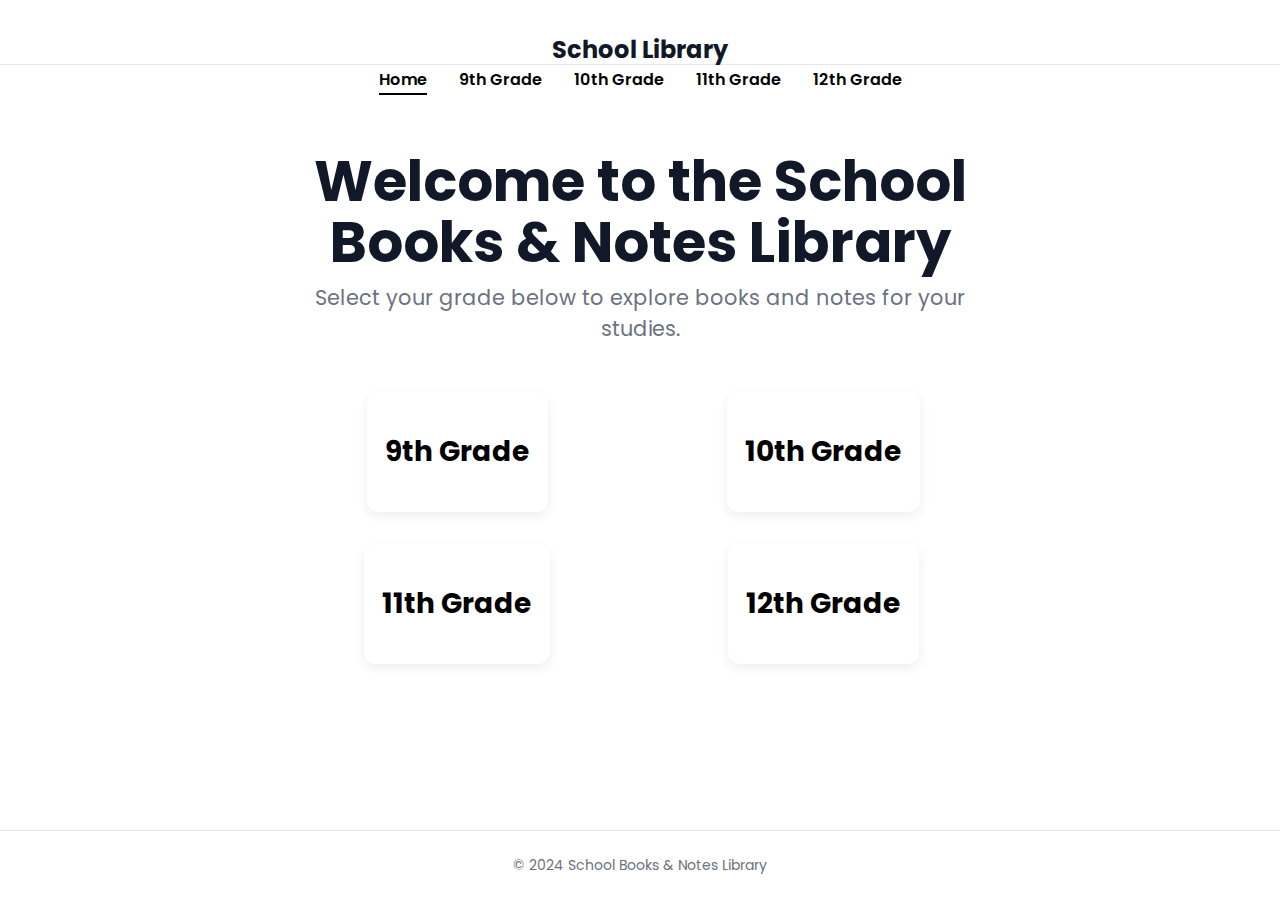
<file: index.html>
<!DOCTYPE html>
<html lang="en">
<head>
  <meta charset="UTF-8" />
  <meta name="viewport" content="width=device-width, initial-scale=1" />
  <title>School Books & Notes Library</title>
  <link rel="stylesheet" href="style.css" />
  
</head>
<body>
  <header>
    <nav class="container" role="navigation" aria-label="Primary">
      <div class="logo" tabindex="0">School Library</div>
      <ul class="nav-links">
        <li><a href="index.html" aria-current="page">Home</a></li>
        <li><a href="9th.html">9th Grade</a></li>
        <li><a href="10th.html">10th Grade</a></li>
        <li><a href="11th.html">11th Grade</a></li>
        <li><a href="12th.html">12th Grade</a></li>
      </ul>
    </nav>
  </header>

  <main class="container">
    <section class="hero" aria-label="Main Hero">
      <h1>Welcome to the School Books & Notes Library</h1>
      <p>Select your grade below to explore books and notes for your studies.</p>
    </section>

    <nav class="grades-grid" aria-label="Grade Navigation">
      <a href="9th.html" class="grade-card" role="link" tabindex="0" aria-label="9th Grade Books and Notes">9th Grade</a>
      <a href="10th.html" class="grade-card" role="link" tabindex="0" aria-label="10th Grade Books and Notes">10th Grade</a>
      <a href="11th.html" class="grade-card" role="link" tabindex="0" aria-label="11th Grade Books and Notes">11th Grade</a>
      <a href="12th.html" class="grade-card" role="link" tabindex="0" aria-label="12th Grade Books and Notes">12th Grade</a>
    </nav>
  </main>

  <footer>
    &copy; 2024 School Books & Notes Library
  </footer>

  <script src="script.js"></script>
</body>
</html>
</file>
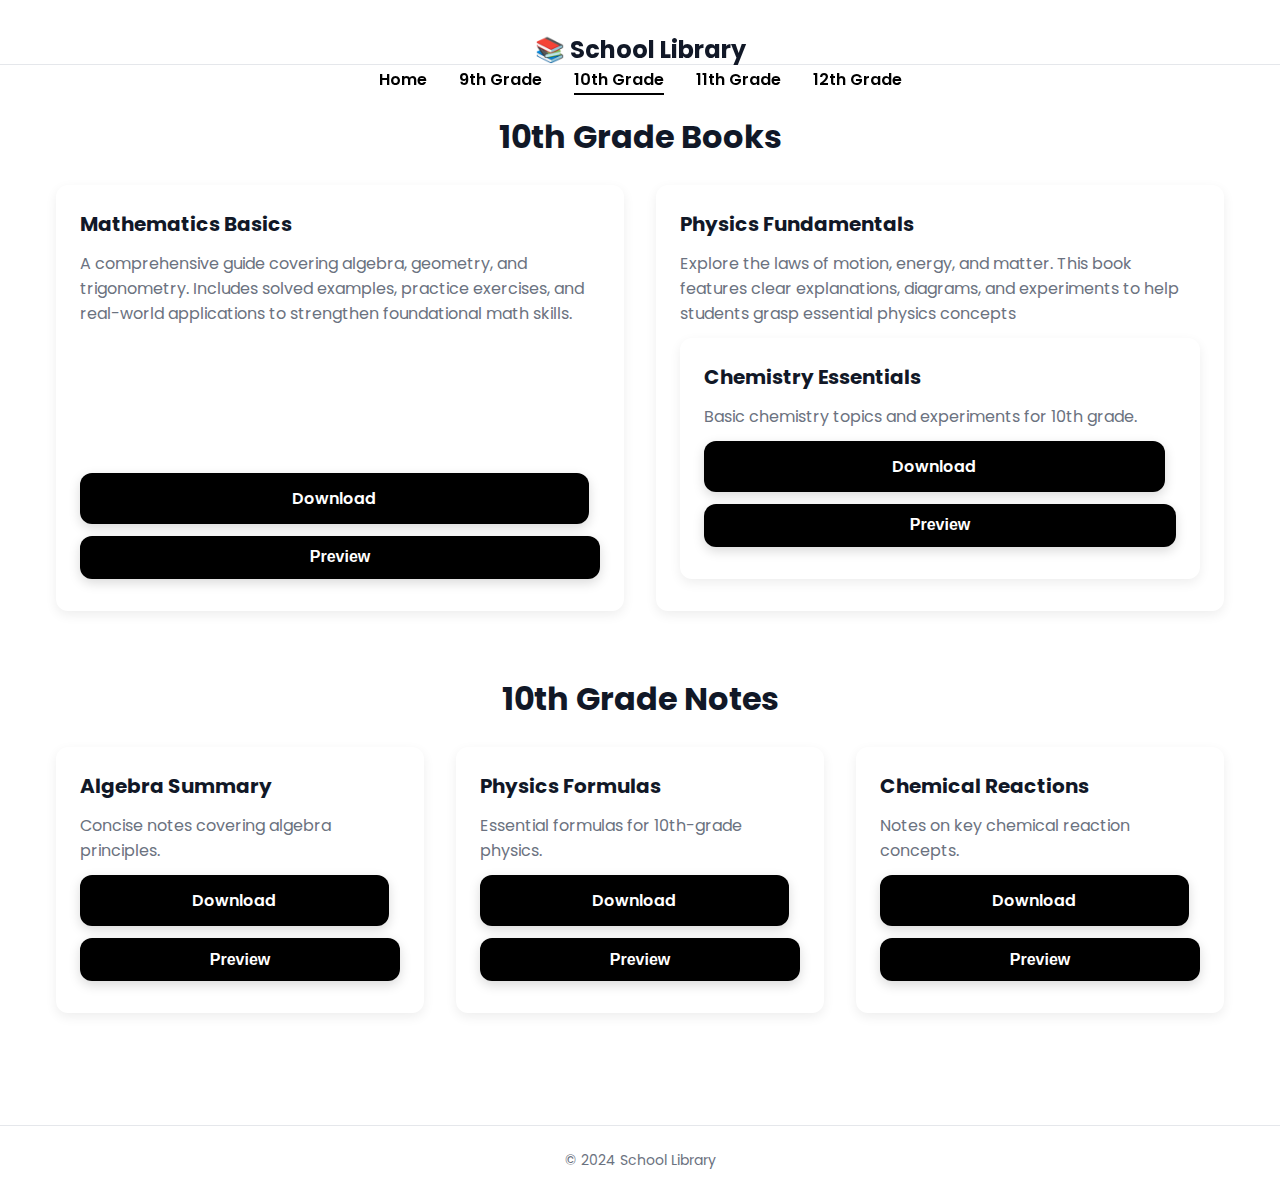
<file: 10th.html>
<!DOCTYPE html>
<html lang="en">
<head>
<meta charset="UTF-8" />
<meta name="viewport" content="width=device-width, initial-scale=1" />
<title>10th Grade Books & Notes</title>
<link rel="stylesheet" href="style.css" />
</head>
<body>
<header>
  <nav class="container" role="navigation" aria-label="Primary">
    <div class="logo" tabindex="0"><a href="index.html">📚 School Library</a></div>
    <ul class="nav-links">
      <li><a href="index.html">Home</a></li>
      <li><a href="9th.html">9th Grade</a></li>
      <li><a href="10th.html" aria-current="page">10th Grade</a></li>
      <li><a href="11th.html">11th Grade</a></li>
      <li><a href="12th.html">12th Grade</a></li>
    </ul>
  </nav>
</header>

<main class="container">
  <section aria-labelledby="books-title" class="content-section">
    <h2 id="books-title">10th Grade Books</h2>
    <div class="card-grid">
      <article class="card" tabindex="0" aria-label="Book: Mathematics Basics">
        <h3>Mathematics Basics</h3>
        <p>
          A comprehensive guide covering algebra, geometry, and trigonometry. Includes solved examples, practice exercises, and real-world applications to strengthen foundational math skills.
        </p>
        <a href="files/10th/math-basics.pdf" download class="btn">Download</a>
        <button class="btn preview-btn" data-title="Mathematics Basics" data-file="files/10th/math-basics.pdf">Preview</button>
      </article>
      <article class="card" tabindex="0" aria-label="Book: Physics Fundamentals">
        <h3>Physics Fundamentals</h3>
        <p>
          Explore the laws of motion, energy, and matter. This book features clear explanations, diagrams, and experiments to help students grasp essential physics concepts
      <article class="card" tabindex="0" aria-label="Book: Chemistry Essentials">
        <h3>Chemistry Essentials</h3>
        <p>Basic chemistry topics and experiments for 10th grade.</p>
        <a href="files/10th/chemistry-essentials.pdf" download class="btn">Download</a>
        <button class="btn preview-btn" data-title="Chemistry Essentials" data-file="files/10th/chemistry-essentials.pdf">Preview</button>
      </article>
    </div>
  </section>

  <section aria-labelledby="notes-title" class="content-section">
    <h2 id="notes-title">10th Grade Notes</h2>
    <div class="card-grid">
      <article class="card" tabindex="0" aria-label="Notes: Algebra Summary">
        <h3>Algebra Summary</h3>
        <p>Concise notes covering algebra principles.</p>
        <a href="files/9th/algebra-summary.pdf" download class="btn">Download</a>
        <button class="btn preview-btn" data-title="Algebra Summary" data-file="files/9th/algebra-summary.pdf">Preview</button>
      </article>
      <article class="card" tabindex="0" aria-label="Notes: Physics Formulas">
        <h3>Physics Formulas</h3>
        <p>Essential formulas for 10th-grade physics.</p>
        <a href="files/fyp_thesis.pdf" download class="btn">Download</a>
        <button class="btn preview-btn" data-title="Physics Formulas" data-file="files/10th/physics-formulas.pdf">Preview</button>
      </article>
      <article class="card" tabindex="0" aria-label="Notes: Chemical Reactions">
        <h3>Chemical Reactions</h3>
        <p>Notes on key chemical reaction concepts.</p>
        <a href="files/10th/chemical-reactions.pdf" download class="btn">Download</a>
        <button class="btn preview-btn" data-title="Chemical Reactions" data-file="files/10th/chemical-reactions.pdf">Preview</button>
      </article>
    </div>
  </section>
</main>

<footer>
  &copy; 2024 School Library
</footer>

<!-- Modal Preview -->
<div id="modalOverlay" class="modal-overlay" aria-hidden="true" role="dialog" aria-modal="true" aria-labelledby="modalTitle" aria-describedby="modalDesc">
  <div class="modal-content">
    <header>
      <h2 id="modalTitle">Preview Title</h2>
      <button id="modalClose" aria-label="Close Preview">&times;</button>
    </header>
    <section id="modalDesc" class="modal-body">
      <iframe id="previewFrame" src="" frameborder="0" style="width:100%; height:70vh; border-radius: 0 0 0.75rem 0.75rem;"></iframe>
    </section>
  </div>
</div>

<script src="script.js"></script>
</body>
</html>
</file>
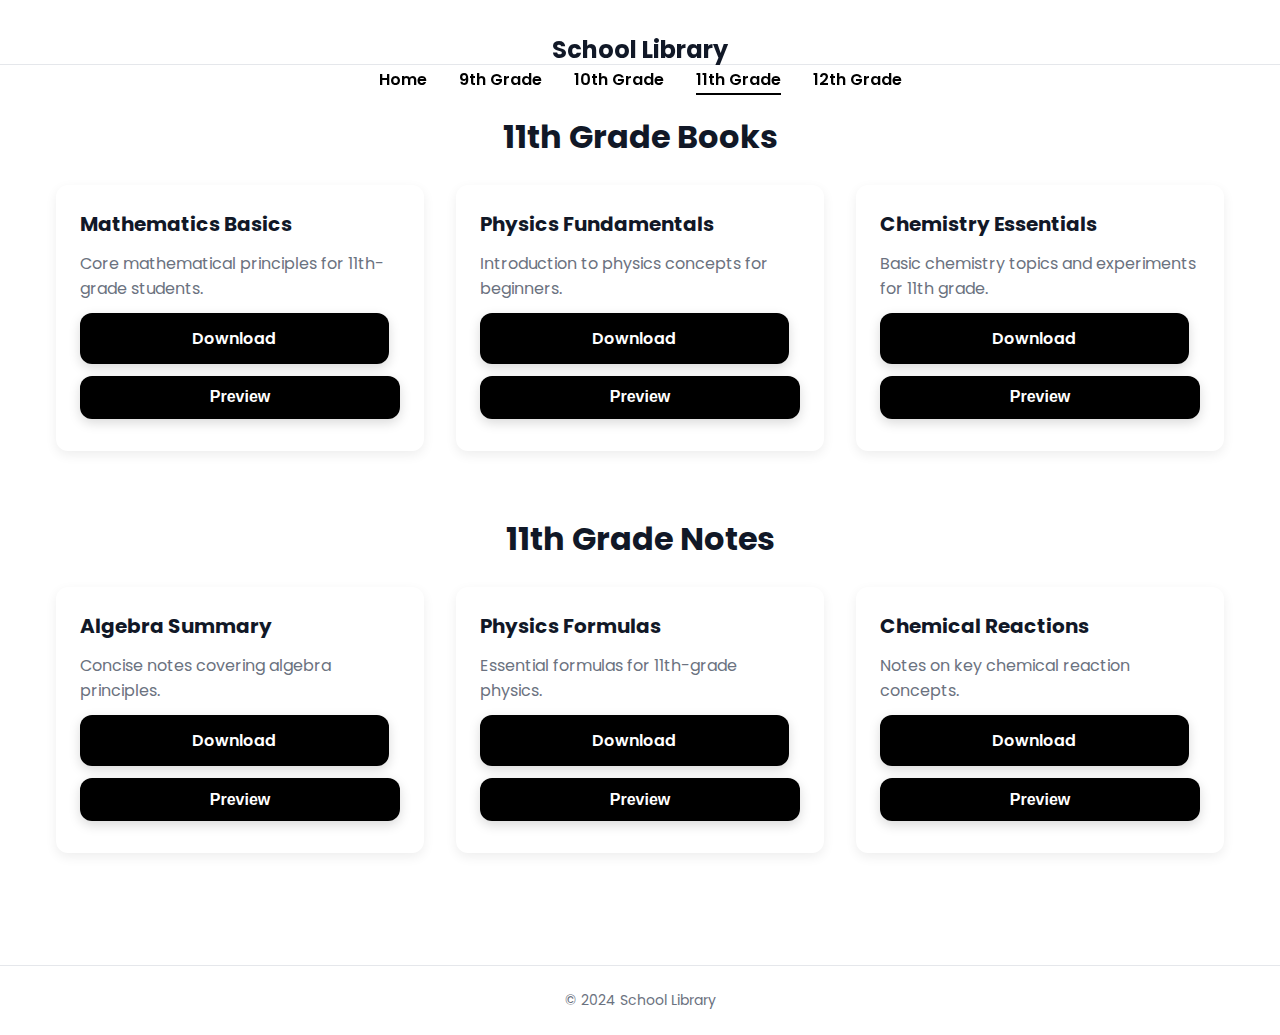
<file: 11th.html>
<!DOCTYPE html>
<html lang="en">
<head>
<meta charset="UTF-8" />
<meta name="viewport" content="width=device-width, initial-scale=1" />
<title>11th Grade Books & Notes</title>
<link rel="stylesheet" href="style.css" />
</head>
<body>
<header>
  <nav class="container" role="navigation" aria-label="Primary">
    <div class="logo" tabindex="0"><a href="index.html">School Library</a></div>
    <ul class="nav-links">
      <li><a href="index.html">Home</a></li>
      <li><a href="9th.html">9th Grade</a></li>
      <li><a href="10th.html">10th Grade</a></li>
      <li><a href="11th.html" aria-current="page">11th Grade</a></li>
      <li><a href="12th.html">12th Grade</a></li>
    </ul>
  </nav>
</header>

<main class="container">
  <section aria-labelledby="books-title" class="content-section">
    <h2 id="books-title">11th Grade Books</h2>
    <div class="card-grid">
      <article class="card" tabindex="0" aria-label="Book: Mathematics Basics">
        <h3>Mathematics Basics</h3>
        <p>Core mathematical principles for 11th-grade students.</p>
        <a href="files/11th/math-basics.pdf" download class="btn">Download</a>
        <button class="btn preview-btn" data-title="Mathematics Basics" data-file="files/11th/math-basics.pdf">Preview</button>
      </article>
      <article class="card" tabindex="0" aria-label="Book: Physics Fundamentals">
        <h3>Physics Fundamentals</h3>
        <p>Introduction to physics concepts for beginners.</p>
        <a href="files/11th/physics-fundamentals.pdf" download class="btn">Download</a>
        <button class="btn preview-btn" data-title="Physics Fundamentals" data-file="files/11th/physics-fundamentals.pdf">Preview</button>
      </article>
      <article class="card" tabindex="0" aria-label="Book: Chemistry Essentials">
        <h3>Chemistry Essentials</h3>
        <p>Basic chemistry topics and experiments for 11th grade.</p>
        <a href="files/11th/chemistry-essentials.pdf" download class="btn">Download</a>
        <button class="btn preview-btn" data-title="Chemistry Essentials" data-file="files/11th/chemistry-essentials.pdf">Preview</button>
      </article>
    </div>
  </section>

  <section aria-labelledby="notes-title" class="content-section">
    <h2 id="notes-title">11th Grade Notes</h2>
    <div class="card-grid">
      <article class="card" tabindex="0" aria-label="Notes: Algebra Summary">
        <h3>Algebra Summary</h3>
        <p>Concise notes covering algebra principles.</p>
        <a href="files/11th/algebra-summary.pdf" download class="btn">Download</a>
        <button class="btn preview-btn" data-title="Algebra Summary" data-file="files/11th/algebra-summary.pdf">Preview</button>
      </article>
      <article class="card" tabindex="0" aria-label="Notes: Physics Formulas">
        <h3>Physics Formulas</h3>
        <p>Essential formulas for 11th-grade physics.</p>
        <a href="D:/Website Valut/files/fyp_thesis.pdf" download class="btn">Download</a>
        <button class="btn preview-btn" data-title="Physics Formulas" data-file="files/11th/physics-formulas.pdf">Preview</button>
      </article>
      <article class="card" tabindex="0" aria-label="Notes: Chemical Reactions">
        <h3>Chemical Reactions</h3>
        <p>Notes on key chemical reaction concepts.</p>
        <a href="files/11th/chemical-reactions.pdf" download class="btn">Download</a>
        <button class="btn preview-btn" data-title="Chemical Reactions" data-file="files/11th/chemical-reactions.pdf">Preview</button>
      </article>
    </div>
  </section>
</main>

<footer>
  &copy; 2024 School Library
</footer>

<!-- Modal Preview -->
<div id="modalOverlay" class="modal-overlay" aria-hidden="true" role="dialog" aria-modal="true" aria-labelledby="modalTitle" aria-describedby="modalDesc">
  <div class="modal-content">
    <header>
      <h2 id="modalTitle">Preview Title</h2>
      <button id="modalClose" aria-label="Close Preview">&times;</button>
    </header>
    <section id="modalDesc" class="modal-body">
      <iframe id="previewFrame" src="" frameborder="0" style="width:100%; height:70vh; border-radius: 0 0 0.75rem 0.75rem;"></iframe>
    </section>
  </div>
</div>

<script src="script.js"></script>
</body>
</html>
</file>
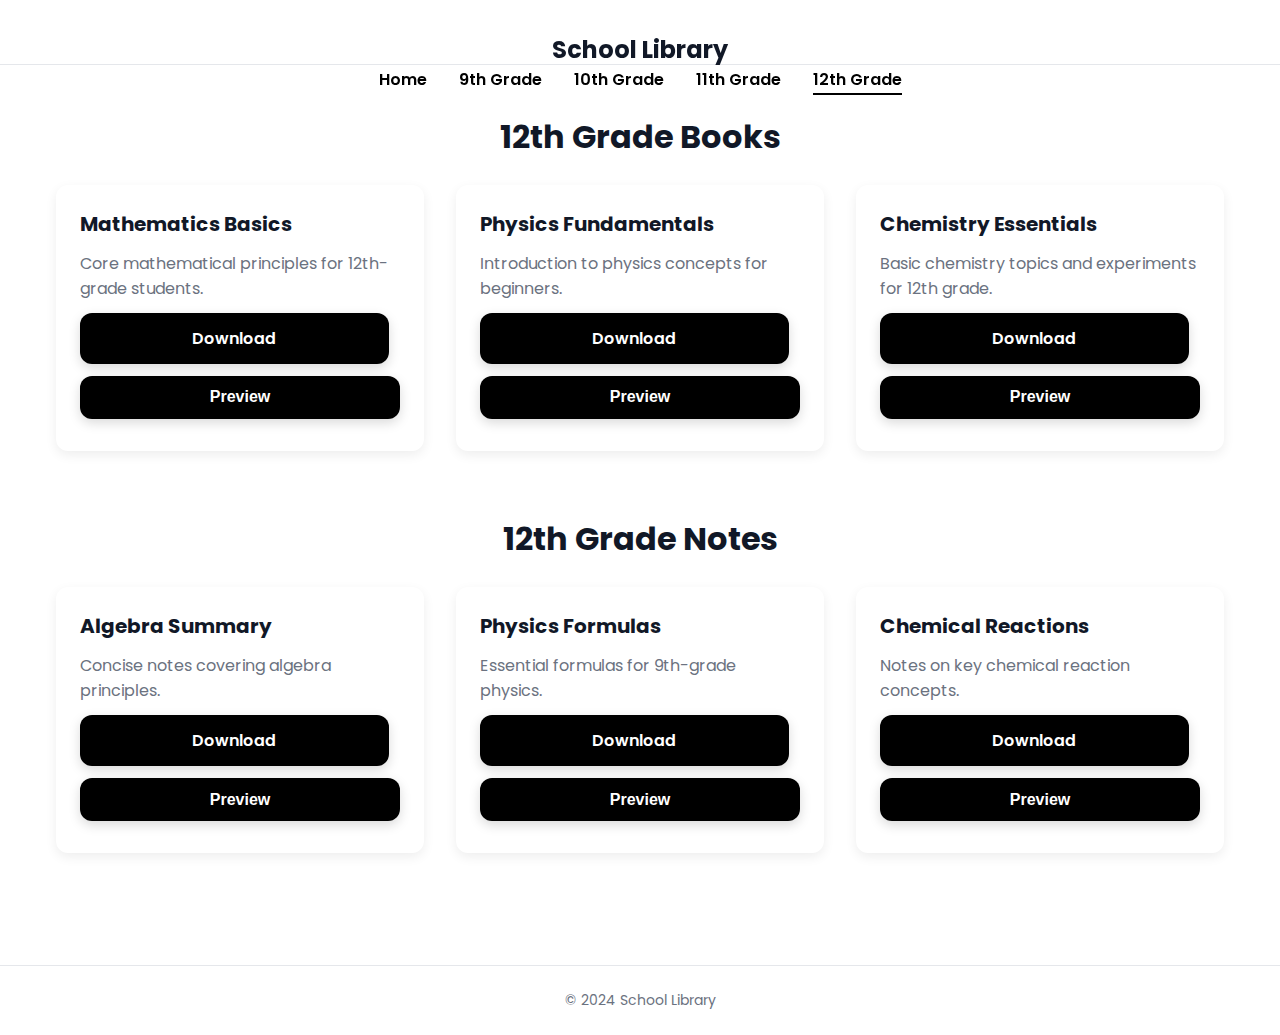
<file: 12th.html>
<!DOCTYPE html>
<html lang="en">
<head>
<meta charset="UTF-8" />
<meta name="viewport" content="width=device-width, initial-scale=1" />
<title>12th Grade Books & Notes</title>
<link rel="stylesheet" href="style.css" />
</head>
<body>
<header>
  <nav class="container" role="navigation" aria-label="Primary">
    <div class="logo" tabindex="0"><a href="index.html">School Library</a></div>
    <ul class="nav-links">
      <li><a href="index.html">Home</a></li>
      <li><a href="9th.html">9th Grade</a></li>
      <li><a href="10th.html">10th Grade</a></li>
      <li><a href="11th.html">11th Grade</a></li>
      <li><a href="12th.html" aria-current="page">12th Grade</a></li>
    </ul>
  </nav>
</header>

<main class="container">
  <section aria-labelledby="books-title" class="content-section">
    <h2 id="books-title">12th Grade Books</h2>
    <div class="card-grid">
      <article class="card" tabindex="0" aria-label="Book: Mathematics Basics">
        <h3>Mathematics Basics</h3>
        <p>Core mathematical principles for 12th-grade students.</p>
        <a href="files/12th/math-basics.pdf" download class="btn">Download</a>
        <button class="btn preview-btn" data-title="Mathematics Basics" data-file="files/12th/math-basics.pdf">Preview</button>
      </article>
      <article class="card" tabindex="0" aria-label="Book: Physics Fundamentals">
        <h3>Physics Fundamentals</h3>
        <p>Introduction to physics concepts for beginners.</p>
        <a href="files/12th/physics-fundamentals.pdf" download class="btn">Download</a>
        <button class="btn preview-btn" data-title="Physics Fundamentals" data-file="files/12th/physics-fundamentals.pdf">Preview</button>
      </article>
      <article class="card" tabindex="0" aria-label="Book: Chemistry Essentials">
        <h3>Chemistry Essentials</h3>
        <p>Basic chemistry topics and experiments for 12th grade.</p>
        <a href="files/12th/chemistry-essentials.pdf" download class="btn">Download</a>
        <button class="btn preview-btn" data-title="Chemistry Essentials" data-file="files/12th/chemistry-essentials.pdf">Preview</button>
      </article>
    </div>
  </section>

  <section aria-labelledby="notes-title" class="content-section">
    <h2 id="notes-title">12th Grade Notes</h2>
    <div class="card-grid">
      <article class="card" tabindex="0" aria-label="Notes: Algebra Summary">
        <h3>Algebra Summary</h3>
        <p>Concise notes covering algebra principles.</p>
        <a href="files/12th/algebra-summary.pdf" download class="btn">Download</a>
        <button class="btn preview-btn" data-title="Algebra Summary" data-file="files/12th/algebra-summary.pdf">Preview</button>
      </article>
      <article class="card" tabindex="0" aria-label="Notes: Physics Formulas">
        <h3>Physics Formulas</h3>
        <p>Essential formulas for 9th-grade physics.</p>
        <a href="D:/Website Valut/files/fyp_thesis.pdf" download class="btn">Download</a>
        <button class="btn preview-btn" data-title="Physics Formulas" data-file="files/12th/physics-formulas.pdf">Preview</button>
      </article>
      <article class="card" tabindex="0" aria-label="Notes: Chemical Reactions">
        <h3>Chemical Reactions</h3>
        <p>Notes on key chemical reaction concepts.</p>
        <a href="files/12th/chemical-reactions.pdf" download class="btn">Download</a>
        <button class="btn preview-btn" data-title="Chemical Reactions" data-file="files/12th/chemical-reactions.pdf">Preview</button>
      </article>
    </div>
  </section>
</main>

<footer>
  &copy; 2024 School Library
</footer>

<!-- Modal Preview -->
<div id="modalOverlay" class="modal-overlay" aria-hidden="true" role="dialog" aria-modal="true" aria-labelledby="modalTitle" aria-describedby="modalDesc">
  <div class="modal-content">
    <header>
      <h2 id="modalTitle">Preview Title</h2>
      <button id="modalClose" aria-label="Close Preview">&times;</button>
    </header>
    <section id="modalDesc" class="modal-body">
      <iframe id="previewFrame" src="" frameborder="0" style="width:100%; height:70vh; border-radius: 0 0 0.75rem 0.75rem;"></iframe>
    </section>
  </div>
</div>

<script src="script.js"></script>
</body>
</html>
</file>
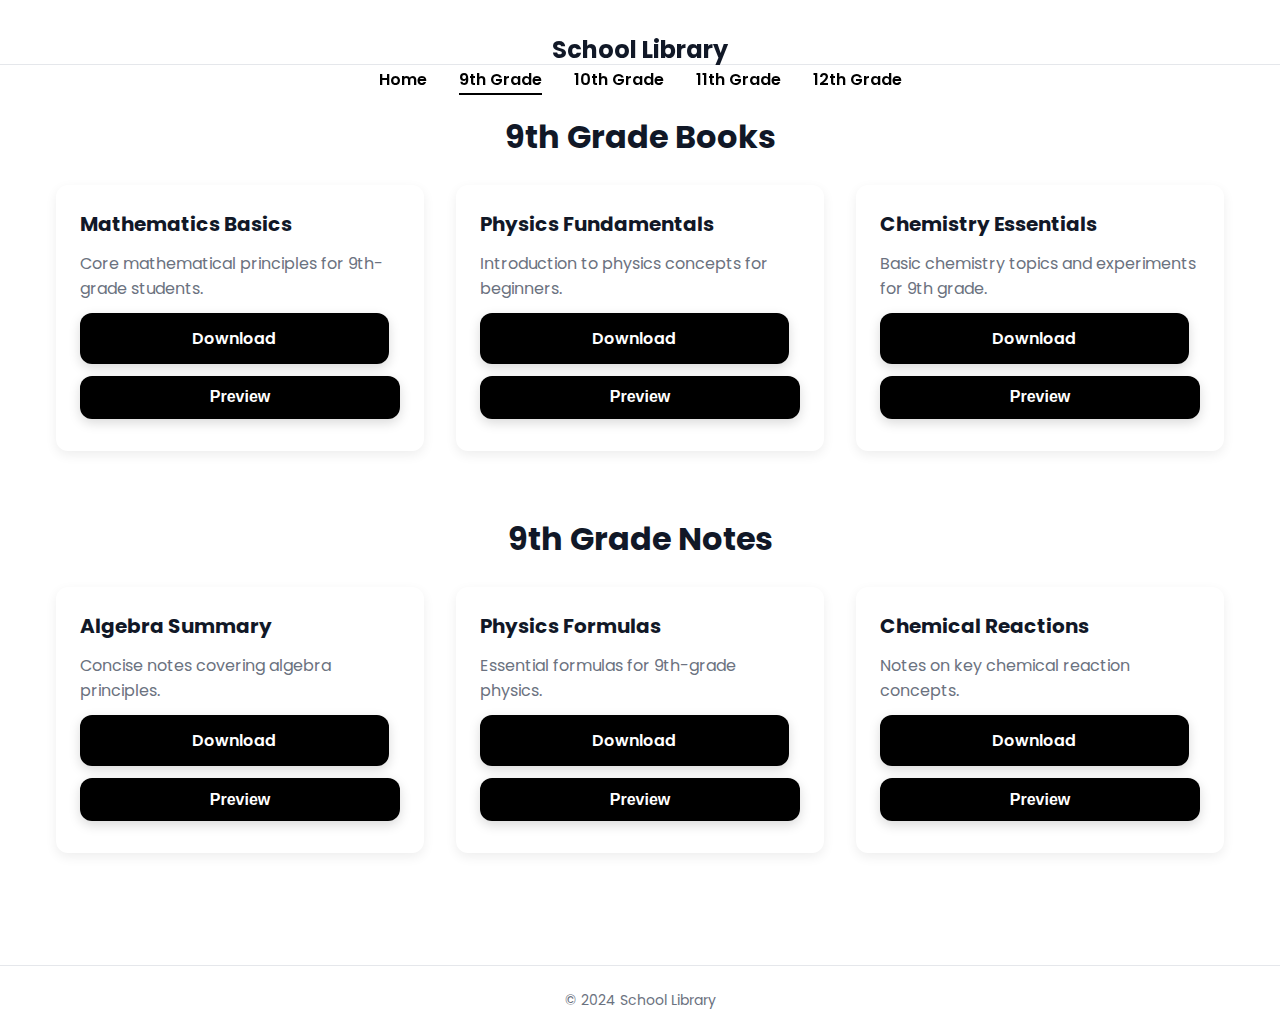
<file: 9th.html>
<!DOCTYPE html>
<html lang="en">
<head>
<meta charset="UTF-8" />
<meta name="viewport" content="width=device-width, initial-scale=1" />
<title>9th Grade Books & Notes</title>
<link rel="stylesheet" href="style.css" />
</head>
<body>
<header>
  <nav class="container" role="navigation" aria-label="Primary">
    <div class="logo" tabindex="0"><a href="index.html">School Library</a></div>
    <ul class="nav-links">
      <li><a href="index.html">Home</a></li>
      <li><a href="9th.html" aria-current="page">9th Grade</a></li>
      <li><a href="10th.html">10th Grade</a></li>
      <li><a href="11th.html">11th Grade</a></li>
      <li><a href="12th.html">12th Grade</a></li>
    </ul>
  </nav>
</header>

<main class="container">
  <section aria-labelledby="books-title" class="content-section">
    <h2 id="books-title">9th Grade Books</h2>
    <div class="card-grid">
      <article class="card" tabindex="0" aria-label="Book: Mathematics Basics">
        <h3>Mathematics Basics</h3>
        <p>Core mathematical principles for 9th-grade students.</p>
        <a href="files/9th/math-basics.pdf" download class="btn">Download</a>
        <button class="btn preview-btn" data-title="Mathematics Basics" data-file="files/9th/math-basics.pdf">Preview</button>
      </article>
      <article class="card" tabindex="0" aria-label="Book: Physics Fundamentals">
        <h3>Physics Fundamentals</h3>
        <p>Introduction to physics concepts for beginners.</p>
        <a href="files/9th/physics-fundamentals.pdf" download class="btn">Download</a>
        <button class="btn preview-btn" data-title="Physics Fundamentals" data-file="files/9th/physics-fundamentals.pdf">Preview</button>
      </article>
      <article class="card" tabindex="0" aria-label="Book: Chemistry Essentials">
        <h3>Chemistry Essentials</h3>
        <p>Basic chemistry topics and experiments for 9th grade.</p>
        <a href="files/9th/chemistry-essentials.pdf" download class="btn">Download</a>
        <button class="btn preview-btn" data-title="Chemistry Essentials" data-file="files/9th/chemistry-essentials.pdf">Preview</button>
      </article>
    </div>
  </section>

  <section aria-labelledby="notes-title" class="content-section">
    <h2 id="notes-title">9th Grade Notes</h2>
    <div class="card-grid">
      <article class="card" tabindex="0" aria-label="Notes: Algebra Summary">
        <h3>Algebra Summary</h3>
        <p>Concise notes covering algebra principles.</p>
        <a href="files/9th/algebra-summary.pdf" download class="btn">Download</a>
        <button class="btn preview-btn" data-title="Algebra Summary" data-file="files/9th/algebra-summary.pdf">Preview</button>
      </article>
      <article class="card" tabindex="0" aria-label="Notes: Physics Formulas">
        <h3>Physics Formulas</h3>
        <p>Essential formulas for 9th-grade physics.</p>
        <a href="files/9th/physics-formulas.pdf" download class="btn">Download</a>
        <button class="btn preview-btn" data-title="Physics Formulas" data-file="files/9th/physics-formulas.pdf">Preview</button>
      </article>
      <article class="card" tabindex="0" aria-label="Notes: Chemical Reactions">
        <h3>Chemical Reactions</h3>
        <p>Notes on key chemical reaction concepts.</p>
        <a href="files/9th/chemical-reactions.pdf" download class="btn">Download</a>
        <button class="btn preview-btn" data-title="Chemical Reactions" data-file="files/9th/chemical-reactions.pdf">Preview</button>
      </article>
    </div>
  </section>
</main>

<footer>
  &copy; 2024 School Library
</footer>

<!-- Modal Preview -->
<div id="modalOverlay" class="modal-overlay" aria-hidden="true" role="dialog" aria-modal="true" aria-labelledby="modalTitle" aria-describedby="modalDesc">
  <div class="modal-content">
    <header>
      <h2 id="modalTitle">Preview Title</h2>
      <button id="modalClose" aria-label="Close Preview">&times;</button>
    </header>
    <section id="modalDesc" class="modal-body">
      <iframe id="previewFrame" src="" frameborder="0" style="width:100%; height:70vh; border-radius: 0 0 0.75rem 0.75rem;"></iframe>
    </section>
  </div>
</div>

<script src="script.js"></script>
</body>
</html>
</file>
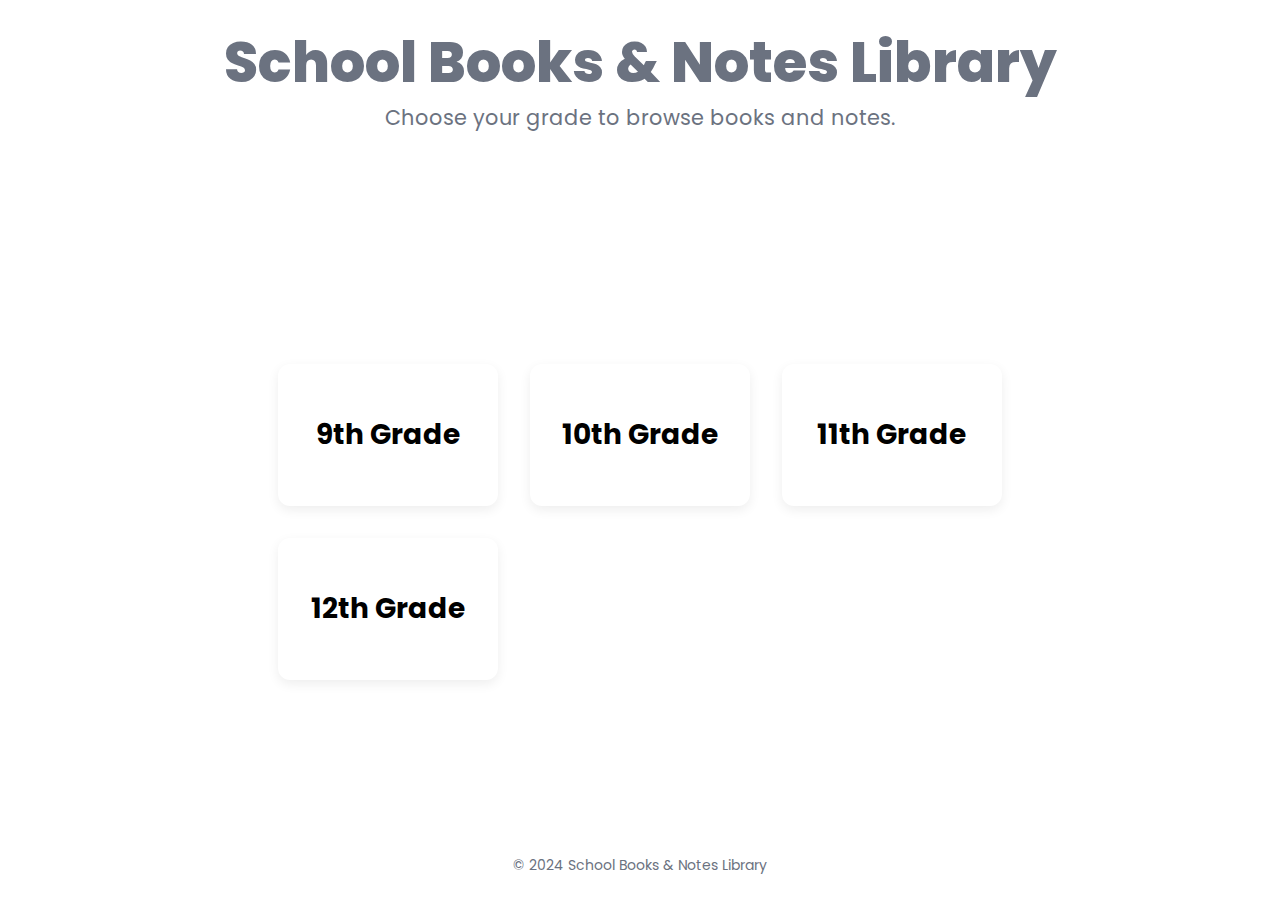
<file: home.html>
<!DOCTYPE html>
<html lang="en">
<head>
<meta charset="UTF-8" />
<meta name="viewport" content="width=device-width, initial-scale=1" />
<title>Grade Book & Notes Library</title>
<style>
  @import url('https://fonts.googleapis.com/css2?family=Poppins:wght@600;800&display=swap');
  :root {
    --bg: #fff;
    --text-primary: #111828<!DOCTYPE html>
<html lang="en">
<head>
<meta charset="UTF-8" />
<meta name="viewport" content="width=device-width, initial-scale=1" />
<title>School Library Home</title>
<link rel="stylesheet" href="style.css" />
</head>
<body>
<header>
  <nav class="container" role="navigation" aria-label="Primary">
    <div class="logo" tabindex="0">School Library</div>
    <ul class="nav-links">
      <li><a href="index.html" aria-current="page">Home</a></li>
      <li><a href="9th.html">9th Grade</a></li>
      <li><a href="10th.html">10th Grade</a></li>
      <li><a href="11th.html">11th Grade</a></li>
      <li><a href="12th.html">12th Grade</a></li>
    </ul>
  </nav>
</header>

<main class="container">
  <section class="hero" aria-label="Main Hero">
    <h1>Welcome to the School Book & Notes Library</h1>
    <p>Select your grade below to explore books and notes for your studies.</p>
  </section>

  <nav class="grades-grid" aria-label="Grade Navigation">
    <a href="9th.html" class="grade-card" role="link" tabindex="0" aria-label="9th Grade Books and Notes">9th Grade</a>
   </nav>
</main>

<footer>
  &copy; 2024 School Library
</footer>

<script src="script.js"></script>
</body>
</html>
;
    --text-secondary: #6b7280;
    --accent: #000;
    --accent-hover: #222;
    --radius: 0.75rem;
    --shadow: rgba(0,0,0,0.07);
    --container-max: 1200px;
    --transition: 0.3s ease;
    --font-family: 'Poppins', sans-serif;
  }
  * {
    box-sizing: border-box;
  }
  body {
    margin: 0;
    font-family: var(--font-family);
    background: var(--bg);
    color: var(--text-secondary);
    min-height: 100vh;
    display: flex;
    flex-direction: column;
  }
  a {
    color: var(--accent);
    text-decoration: none;
    transition: color var(--transition);
  }
  a:hover, a:focus {
    color: var(--accent-hover);
    outline: none;
  }
  .container {
    max-width: var(--container-max);
    margin: 0 auto;
    padding: 2rem 1rem;
    flex-grow: 1;
    display: flex;
    flex-direction: column;
    align-items: center;
  }
  header {
    padding: 2rem 1rem 4rem;
    text-align: center;
  }
  header h1 {
    font-weight: 800;
    font-size: 3.5rem;
    margin: 0 0 0.5rem;
    color: var(--text-primary);
    line-height: 1.1;
  }
  header p {
    font-size: 1.3rem;
    margin: 0 0 3rem;
  }
  .grades-grid {
    display: grid;
    grid-template-columns: repeat(auto-fit, minmax(220px,1fr));
    gap: 2rem;
    width: 100%;
    max-width: 800px;
  }
  .grade-card {
    background: white;
    border-radius: var(--radius);
    box-shadow: 0 4px 12px var(--shadow);
    padding: 3rem 1rem;
    cursor: pointer;
    display: flex;
    justify-content: center;
    align-items: center;
    font-size: 1.75rem;
    font-weight: 700;
    color: var(--accent);
    border: 2px solid transparent;
    text-align: center;
    transition:
      border-color var(--transition),
      box-shadow var(--transition),
      transform var(--transition);
    user-select: none;
  }
  .grade-card:hover,
  .grade-card:focus {
    border-color: var(--accent-hover);
    box-shadow: 0 8px 20px rgba(0,0,0,0.12);
    transform: translateY(-4px);
    outline: none;
    color: var(--accent-hover);
  }
  footer {
    text-align: center;
    padding: 1.5rem 1rem;
    color: var(--text-secondary);
    font-size: 14px;
  }
  @media (max-width: 480px) {
    header h1 {
      font-size: 2.5rem;
    }
    .grade-card {
      padding: 2rem 1rem;
      font-size: 1.5rem;
    }
  }
</style>
</head>
<body>
<header class="container" role="banner">
  <h1>School Books & Notes Library</h1>
  <p>Choose your grade to browse books and notes.</p>
</header>
<main class="container" role="main">
  <nav class="grades-grid" aria-label="Grade selection navigation">
    <a href="9th.html" class="grade-card" tabindex="0" role="link" aria-label="9th Grade Books and Notes">9th Grade</a>
    <a href="10th.html" class="grade-card" tabindex="0" role="link" aria-label="10th Grade Books and Notes">10th Grade</a>
    <a href="11th.html" class="grade-card" tabindex="0" role="link" aria-label="11th Grade Books and Notes">11th Grade</a>
    <a href="12th.html" class="grade-card" tabindex="0" role="link" aria-label="12th Grade Books and Notes">12th Grade</a>
  </nav>
</main>
<footer>
  &copy; 2024 School Books & Notes Library
</footer>
</body>
</html>
</file>
<file: style.css>
@import url('https://fonts.googleapis.com/css2?family=Poppins:wght@600;700&display=swap');

:root {
  --bg: #fff;
  --text-primary: #111827;
  --text-secondary: #6b7280;
  --accent: #000;
  --accent-hover: #222;
  --radius: 0.75rem;
  --shadow: rgba(0,0,0,0.07);
  --container-max: 1200px;
  --transition: 0.3s ease;
  --font-family: 'Poppins', sans-serif;
}
* {
  box-sizing: border-box;
}
body {
  margin: 0;
  font-family: var(--font-family);
  background: var(--bg);
  color: var(--text-secondary);
  min-height: 100vh;
  display: flex;
  flex-direction: column;
}
a {
  color: var(--accent);
  text-decoration: none;
  transition: color var(--transition);
}
a:hover, a:focus {
  color: var(--accent-hover);
  outline: none;
}
.container {
  max-width: var(--container-max);
  margin-left: auto;
  margin-right: auto;
  padding: 2rem 1rem;
  flex-grow: 1;
  display: flex;
  flex-direction: column;
}
header {
  background: var(--bg);
  position: sticky;
  top: 0;
  z-index: 1000;
  border-bottom: 1px solid #e5e7eb;
}
nav.container {
  display: flex;
  justify-content: space-between;
  align-items: center;
  height: 64px;
}
.logo {
  font-weight: 700;
  font-size: 1.5rem;
  color: var(--text-primary);
  cursor: pointer;
}
.logo a {
  color: inherit;
  text-decoration: none;
}
.nav-links {
  list-style: none;
  display: flex;
  gap: 2rem;
  margin: 0;
  padding: 0;
}
.nav-links li a {
  font-weight: 600;
  font-size: 1rem;
  padding-bottom: 2px;
  border-bottom: 2px solid transparent;
  transition: border-color var(--transition);
}
.nav-links li a:hover,
.nav-links li a:focus,
.nav-links li a[aria-current="page"] {
  border-color: var(--accent);
  outline-offset: 2px;
  outline: none;
}

main.container {
  padding-top: 3rem;
  padding-bottom: 3rem;
}
.hero {
  max-width: 700px;
  margin: 0 auto 3rem;
  text-align: center;
}
.hero h1 {
  font-weight: 700;
  font-size: 3.5rem;
  margin-bottom: 0.5rem;
  color: var(--text-primary);
  line-height: 1.1;
}
.hero p {
  font-size: 1.3rem;
  margin: 0;
}
.grades-grid {
  display: grid;
  grid-template-columns: repeat(auto-fit,minmax(220px,1fr));
  gap: 2rem;
  width: 100%;
  justify-items: center;
}
.grade-card {
  background: white;
  border-radius: var(--radius);
  box-shadow: 0 4px 12px var(--shadow);
  padding: 3rem 1rem;
  cursor: pointer;
  font-size: 1.75rem;
  font-weight: 700;
  color: var(--accent);
  border: 2px solid transparent;
  text-align: center;
  transition:
    border-color var(--transition),
    box-shadow var(--transition),
    transform var(--transition);
  user-select: none;
  text-decoration: none;
  display: flex;
  justify-content: center;
  align-items: center;
  height: 120px;
}
.grade-card:hover,
.grade-card:focus {
  border-color: var(--accent-hover);
  box-shadow: 0 8px 20px rgba(0,0,0,0.12);
  transform: translateY(-4px);
  outline: none;
  color: var(--accent-hover);
}

.content-section {
  margin-bottom: 4rem;
}
.content-section h2 {
  font-weight: 700;
  font-size: 2rem;
  max-width: 700px;
  margin: 0 auto 1.5rem;
  color: var(--text-primary);
  text-align: center;
}
.card-grid {
  display: grid;
  grid-template-columns: repeat(auto-fit,minmax(280px,1fr));
  gap: 2rem;
  max-width: var(--container-max);
  margin: 0 auto;
}
.card {
  background: white;
  border-radius: var(--radius);
  box-shadow: 0 4px 12px var(--shadow);
  padding: 1.5rem 1.5rem 2rem;
  display: flex;
  flex-direction: column;
  gap: 0.75rem;
  outline-offset: 2px;
  outline: none;
}
.card h3 {
  margin: 0;
  font-weight: 700;
  font-size: 1.25rem;
  color: var(--text-primary);
}
.card p {
  margin: 0;
  flex-grow: 1;
  color: var(--text-secondary);
  font-size: 1rem;
}
.btn {
  font-weight: 600;
  font-size: 1rem;
  background-color: var(--accent);
  color: white;
  padding: 0.8rem 1.2rem;
  border: none;
  border-radius: var(--radius);
  box-shadow: 0 4px 12px rgba(0,0,0,0.15);
  cursor: pointer;
  user-select: none;
  transition:
    background-color var(--transition),
    transform var(--transition);
  text-decoration: none;
  text-align: center;
  display: inline-block;
  margin-right: 0.7rem;
  outline-offset: 3px;
}
.btn:hover,
.btn:focus {
  background-color: var(--accent-hover);
  transform: translateY(-2px);
  outline: none;
}
.btn:last-child {
  margin-right: 0;
}
footer {
  text-align: center;
  padding: 1.5rem 1rem;
  color: var(--text-secondary);
  font-size: 14px;
  border-top: 1px solid #e5e7eb;
}
.modal-overlay {
  position: fixed;
  inset: 0;
  background: rgba(17, 24, 39, 0.7);
  backdrop-filter: blur(6px);
  display: none;
  justify-content: center;
  align-items: center;
  z-index: 1500;
  padding: 1rem;
}
.modal-overlay.active {
  display: flex;
}
.modal-content {
  background: var(--bg);
  border-radius: var(--radius);
  box-shadow: 0 8px 24px rgba(0,0,0,0.15);
  width: 100%;
  max-width: 900px;
  max-height: 90vh;
  display: flex;
  flex-direction: column;
  overflow: hidden;
}
.modal-content header {
  padding: 1.25rem 1.5rem;
  border-bottom: 1px solid #e5e7eb;
  display: flex;
  justify-content: space-between;
  align-items: center;
}
.modal-content header h2 {
  margin: 0;
  font-weight: 700;
  font-size: 1.5rem;
  color: var(--text-primary);
}
.modal-content header button {
  background: transparent;
  border: none;
  font-size: 2rem;
  line-height: 1;
  color: var(--text-secondary);
  cursor: pointer;
  transition: color var(--transition);
  user-select: none;
}
.modal-content header button:hover,
.modal-content header button:focus {
  color: var(--accent);
  outline: none;
}
.modal-body {
  padding: 1rem 1.5rem;
  overflow: auto;
  flex-grow: 1;
}
@media (max-width: 480px) {
  header nav.container {
    flex-direction: column;
    height: auto;
    padding: 1rem 0;
  }
  .nav-links {
    gap: 1rem;
  }
  .hero h1 {
    font-size: 2.25rem;
  }
  .grade-card {
    font-size: 1.4rem;
    padding: 2rem 1rem;
    height: 100px;
  }
  .content-section h2 {
    font-size: 1.75rem;
  }
  .card-grid {
    grid-template-columns: 1fr;
  }
}
</file>
